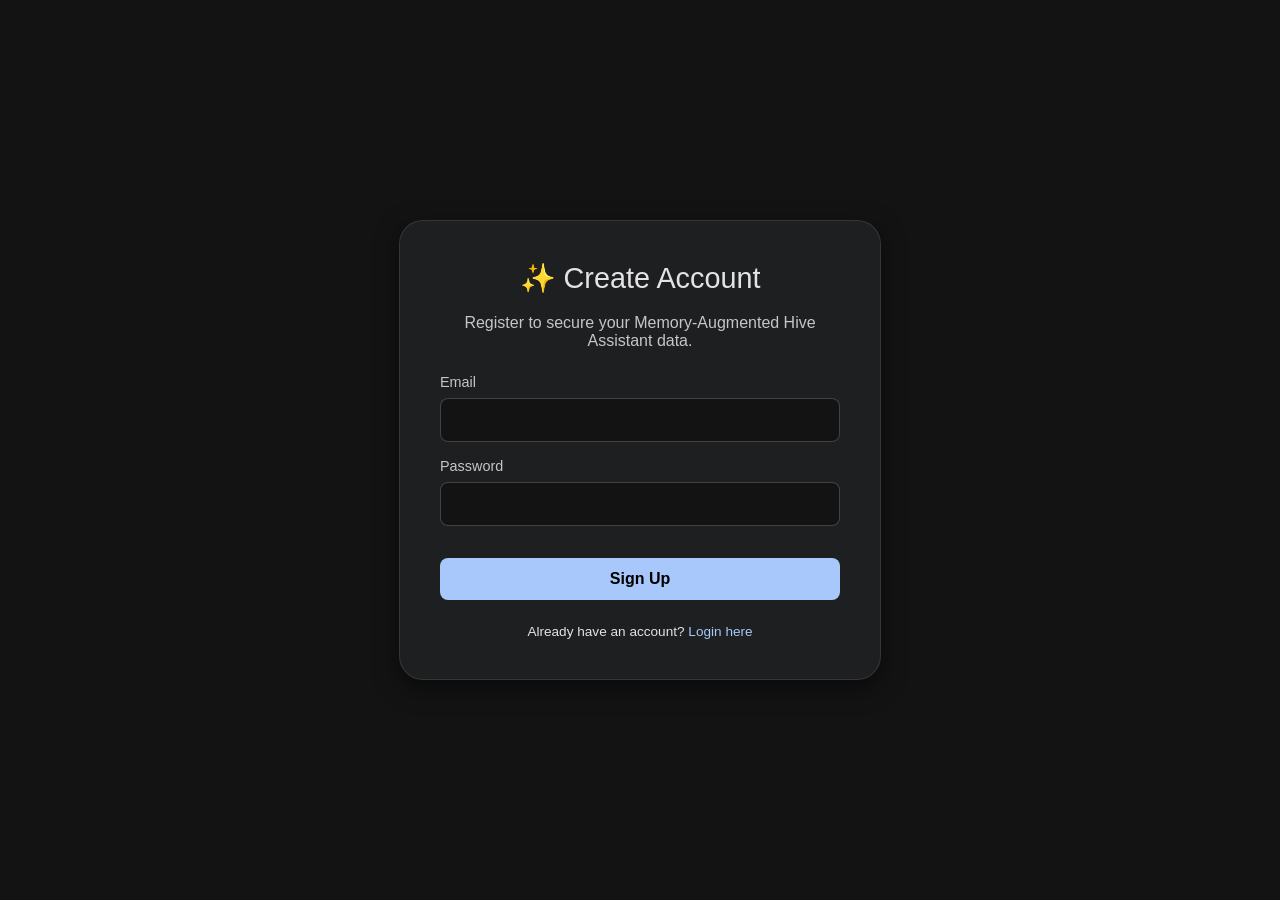
<file: public/signup.html>
<!DOCTYPE html>
<html lang="en">
<head>
    <meta charset="UTF-8">
    <meta name="viewport" content="width=device-width, initial-scale=1.0">
    <title>Hive AI - Sign Up</title>
    <style>
        :root {
            --bg-color: #131314;
            --surface-color: #1e1f20;
            --text-primary: #e3e3e3;
            --text-secondary: #c4c7c5;
            --accent-color: #a8c7fa;
            --error-color: #f28b82;
        }

        body {
            font-family: 'Segoe UI', Tahoma, Geneva, Verdana, sans-serif;
            background-color: var(--bg-color);
            color: var(--text-primary);
            margin: 0;
            display: flex;
            align-items: center;
            justify-content: center;
            height: 100vh;
        }

        .login-card {
            background-color: var(--surface-color);
            padding: 40px;
            border-radius: 24px;
            text-align: center;
            box-shadow: 0 8px 24px rgba(0,0,0,0.5);
            max-width: 400px;
            width: 100%;
            border: 1px solid rgba(255,255,255,0.1);
            position: relative;
        }

        .login-card h1 {
            margin-top: 0;
            font-size: 1.8rem;
            font-weight: 500;
        }

        .login-card p {
            color: var(--text-secondary);
            margin-bottom: 24px;
        }

        .input-group {
            margin-bottom: 16px;
            text-align: left;
        }

        .input-group label {
            display: block;
            margin-bottom: 8px;
            font-size: 0.9rem;
            color: var(--text-secondary);
        }

        .input-group input {
            width: 100%;
            padding: 12px 16px;
            background-color: #131314;
            border: 1px solid rgba(255,255,255,0.2);
            border-radius: 8px;
            color: white;
            font-size: 1rem;
            box-sizing: border-box;
            outline: none;
            transition: 0.2s;
        }

        .input-group input:focus {
            border-color: var(--accent-color);
        }

        .submit-btn {
            background-color: var(--accent-color);
            color: #000;
            border: none;
            padding: 12px;
            border-radius: 8px;
            font-size: 1rem;
            font-weight: 600;
            cursor: pointer;
            width: 100%;
            margin-top: 16px;
            transition: 0.2s;
        }

        .submit-btn:hover {
            background-color: #d3e3fd;
        }

        .error-msg {
            color: var(--error-color);
            font-size: 0.85rem;
            margin-top: 8px;
            display: none;
        }

        .footer-links {
            margin-top: 24px;
            font-size: 0.85rem;
        }
        
        .footer-links a {
            color: var(--accent-color);
            text-decoration: none;
        }
        .footer-links a:hover {
            text-decoration: underline;
        }

        .divider {
            margin: 24px 0;
            border-top: 1px solid rgba(255,255,255,0.1);
            position: relative;
        }

        .divider span {
            background: var(--surface-color);
            padding: 0 10px;
            position: absolute;
            top: -10px;
            left: 50%;
            transform: translateX(-50%);
            color: var(--text-secondary);
            font-size: 0.85rem;
        }
    </style>
</head>
<body>
    <div class="login-card">
        <h1>✨ Create Account</h1>
        <p>Register to secure your Memory-Augmented Hive Assistant data.</p>
        
        <div class="error-msg" id="errorMsg"></div>

        <form id="signupForm" onsubmit="handleSignup(event)">
            <div class="input-group">
                <label>Email</label>
                <input type="email" id="emailInput" required>
            </div>
            
            <div class="input-group">
                <label>Password</label>
                <input type="password" id="passwordInput" required>
            </div>

            <button type="submit" class="submit-btn" id="submitBtn">Sign Up</button>
        </form>

        <div class="footer-links">
            <span>Already have an account?</span> <a href="/login">Login here</a>
        </div>
    </div>

    <script>
        async function handleSignup(e) {
            e.preventDefault();
            
            const email = document.getElementById('emailInput').value;
            const password = document.getElementById('passwordInput').value;
            const btn = document.getElementById('submitBtn');
            const errorMsg = document.getElementById('errorMsg');
            
            errorMsg.style.display = 'none';
            btn.innerText = 'Creating Secure Environment...';
            btn.style.pointerEvents = 'none';

            try {
                const response = await fetch('/api/register', {
                    method: 'POST',
                    headers: { 'Content-Type': 'application/json' },
                    body: JSON.stringify({ email, password })
                });
                
                const data = await response.json();
                
                if (data.error) {
                    errorMsg.innerText = data.error;
                    errorMsg.style.display = 'block';
                    btn.innerText = 'Sign Up';
                    btn.style.pointerEvents = 'auto';
                } else {
                    // Success! Redirect to login
                    btn.innerText = 'Success! Redirecting...';
                    setTimeout(() => window.location.href = '/login', 1000);
                }
            } catch (err) {
                errorMsg.innerText = 'Network error. Make sure server is running.';
                errorMsg.style.display = 'block';
                btn.innerText = 'Sign Up';
                btn.style.pointerEvents = 'auto';
            }
        }
    </script>
</body>
</html>
</file>
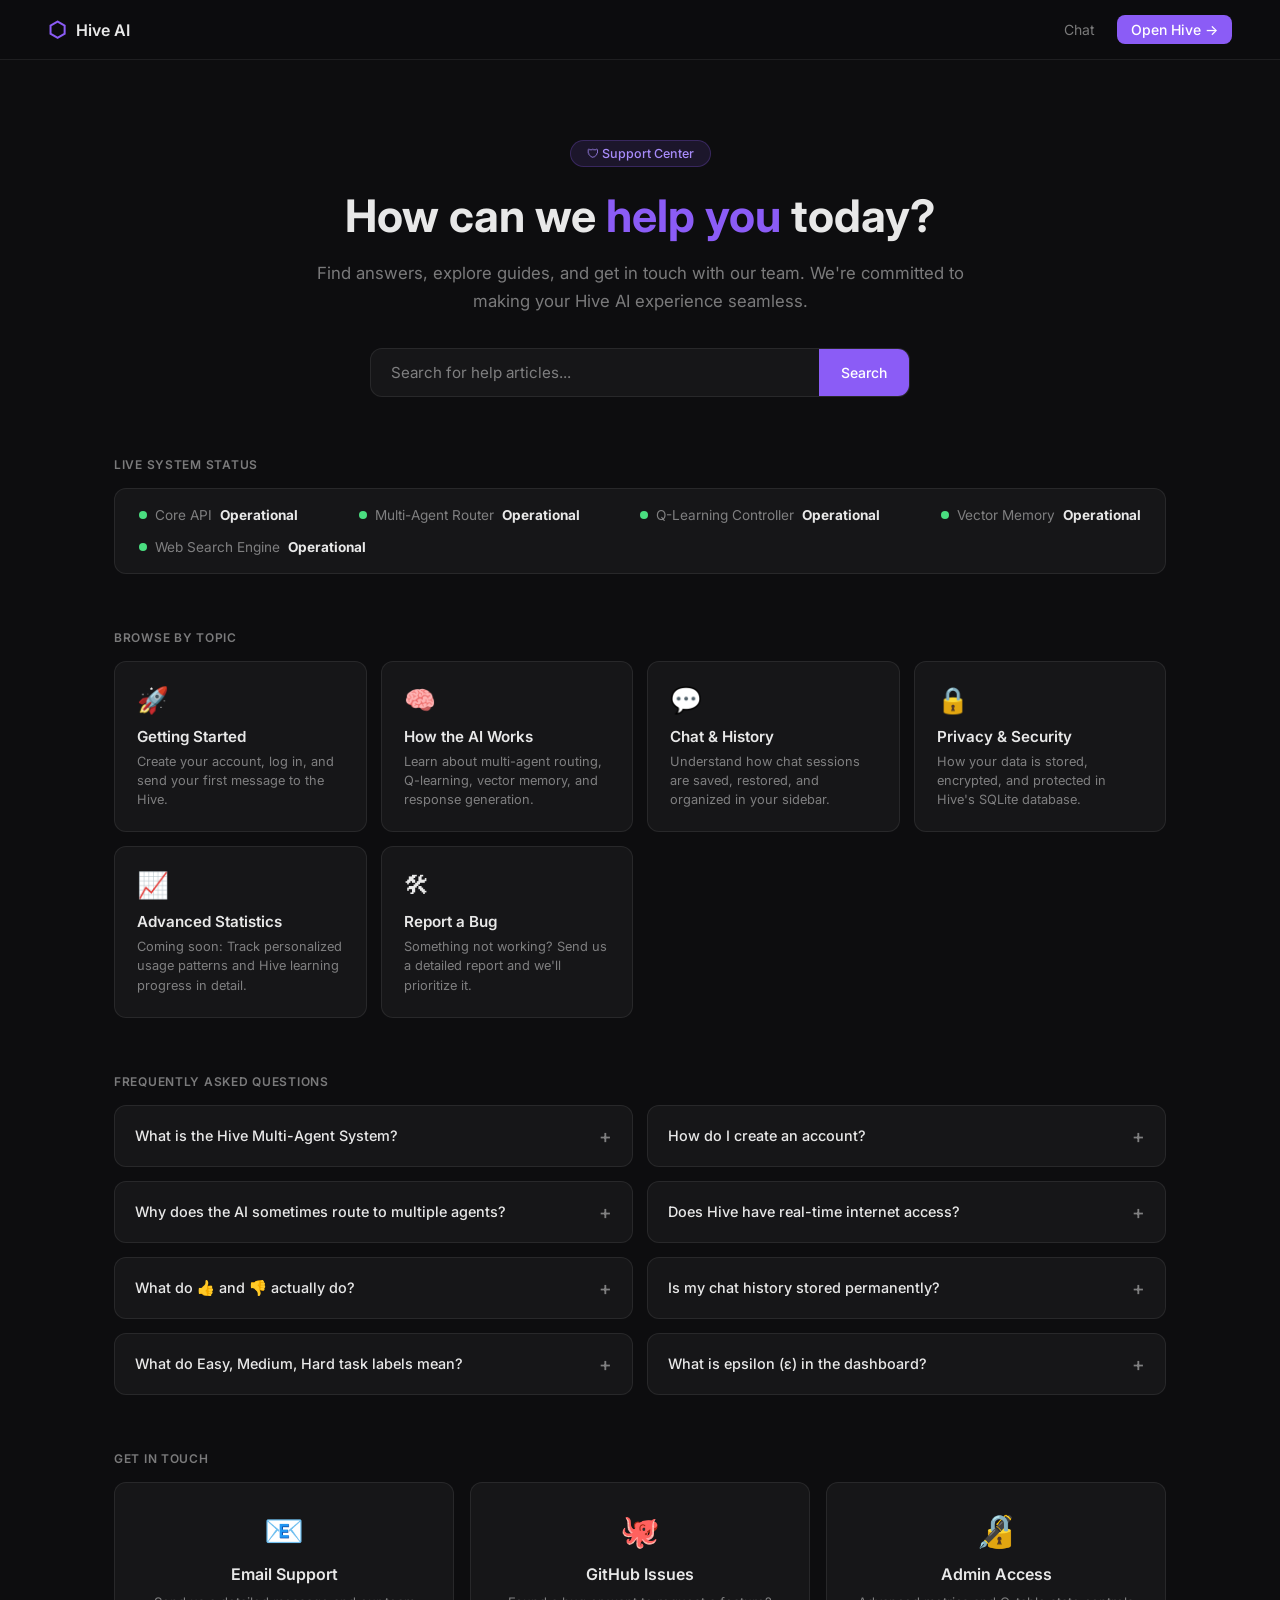
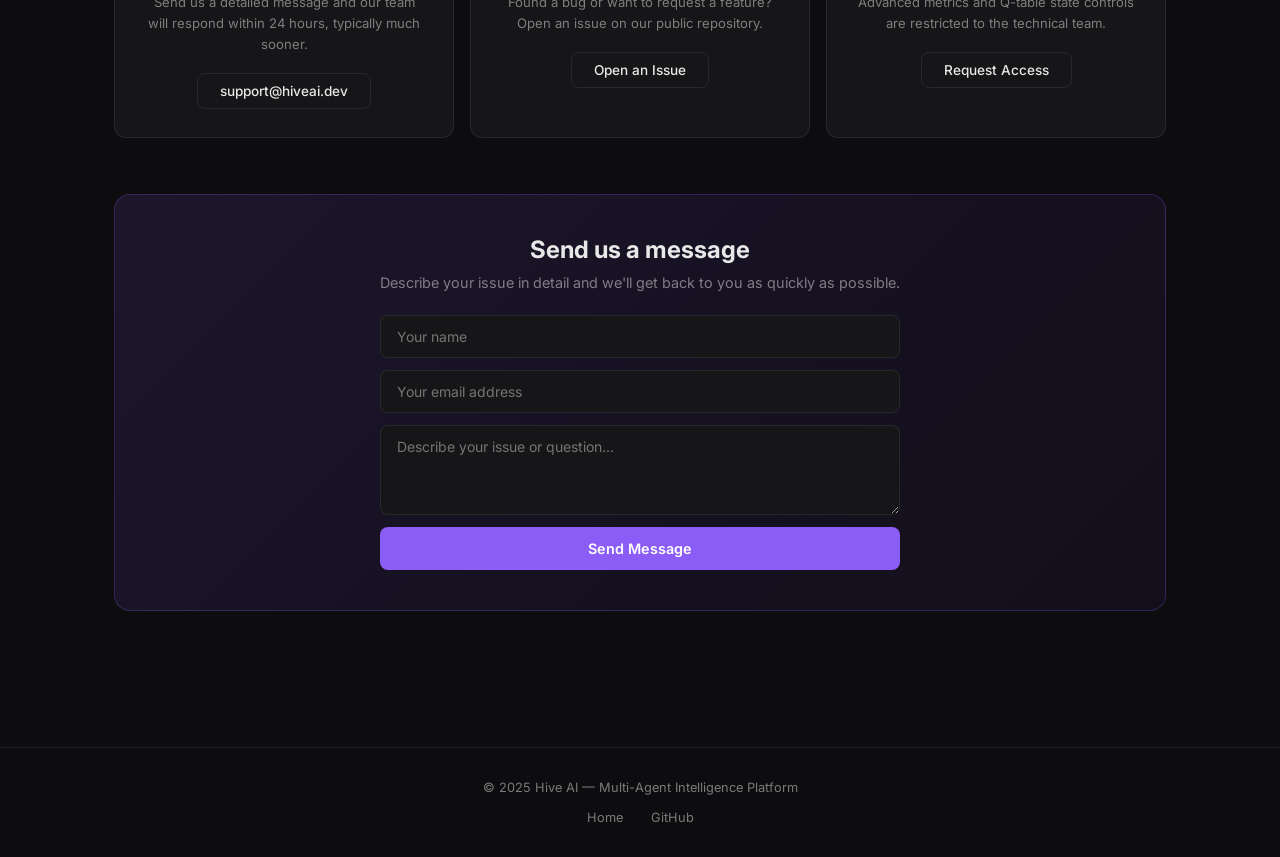
<file: public/support.html>
<!DOCTYPE html>
<html lang="en">
<head>
    <meta charset="UTF-8">
    <meta name="viewport" content="width=device-width, initial-scale=1.0">
    <title>Support — Hive AI</title>
    <meta name="description" content="Get help, explore documentation, and connect with the Hive AI support team.">
    <link rel="preconnect" href="https://fonts.googleapis.com">
    <link href="https://fonts.googleapis.com/css2?family=Inter:wght@300;400;500;600;700&display=swap" rel="stylesheet">
    <style>
        :root {
            --bg: #0d0d0f;
            --surface: #161618;
            --surface2: #1c1c1f;
            --border: rgba(255,255,255,0.08);
            --accent: #8b5cf6;
            --accent2: #6d28d9;
            --green: #4ade80;
            --yellow: #facc15;
            --red: #f87171;
            --blue: #60a5fa;
            --text: #e8e8e8;
            --muted: rgba(255,255,255,0.45);
        }
        * { margin: 0; padding: 0; box-sizing: border-box; }
        body { background: var(--bg); color: var(--text); font-family: 'Inter', sans-serif; min-height: 100vh; }

        /* Nav */
        nav {
            position: sticky; top: 0; z-index: 100;
            background: rgba(13,13,15,0.85);
            backdrop-filter: blur(16px);
            border-bottom: 1px solid var(--border);
            padding: 0 48px;
            height: 60px;
            display: flex; align-items: center; justify-content: space-between;
        }
        .nav-brand {
            display: flex; align-items: center; gap: 10px;
            font-size: 1rem; font-weight: 600;
        }
        .nav-brand .hex { color: var(--accent); font-size: 1.3rem; }
        .nav-links { display: flex; gap: 8px; align-items: center; }
        .nav-links a {
            color: var(--muted); text-decoration: none; font-size: 0.875rem;
            padding: 6px 14px; border-radius: 6px; transition: 0.2s;
        }
        .nav-links a:hover { color: var(--text); background: rgba(255,255,255,0.06); }
        .btn-primary {
            background: var(--accent); color: white !important;
            border-radius: 8px !important;
            font-weight: 500 !important;
        }
        .btn-primary:hover { background: var(--accent2) !important; opacity: 1 !important; }

        /* Hero */
        .hero {
            text-align: center;
            padding: 80px 24px 60px;
            max-width: 720px;
            margin: 0 auto;
        }
        .hero-badge {
            display: inline-flex; align-items: center; gap: 8px;
            background: rgba(139,92,246,0.12);
            border: 1px solid rgba(139,92,246,0.25);
            color: #a78bfa;
            border-radius: 99px;
            padding: 5px 16px;
            font-size: 0.78rem;
            font-weight: 500;
            margin-bottom: 24px;
        }
        .hero h1 { font-size: 2.8rem; font-weight: 700; line-height: 1.15; margin-bottom: 16px; }
        .hero h1 span { color: var(--accent); }
        .hero p { color: var(--muted); font-size: 1.05rem; line-height: 1.7; margin-bottom: 32px; }
        .search-bar {
            display: flex; gap: 0;
            background: var(--surface);
            border: 1px solid var(--border);
            border-radius: 12px;
            overflow: hidden;
            max-width: 540px;
            margin: 0 auto;
            transition: border-color 0.2s;
        }
        .search-bar:focus-within { border-color: var(--accent); }
        .search-bar input {
            flex: 1; padding: 14px 20px;
            background: none; border: none; outline: none;
            color: var(--text); font-size: 0.95rem; font-family: 'Inter', sans-serif;
        }
        .search-bar input::placeholder { color: var(--muted); }
        .search-bar button {
            padding: 14px 22px;
            background: var(--accent); border: none; cursor: pointer;
            color: white; font-weight: 500; font-size: 0.875rem;
            font-family: 'Inter', sans-serif;
            transition: 0.2s;
        }
        .search-bar button:hover { background: var(--accent2); }

        /* Quick Links */
        .container { max-width: 1100px; margin: 0 auto; padding: 0 24px 80px; }
        .section-label {
            font-size: 0.75rem; font-weight: 600; text-transform: uppercase;
            letter-spacing: 0.06em; color: var(--muted); margin-bottom: 16px;
        }
        .quick-cards {
            display: grid;
            grid-template-columns: repeat(auto-fit, minmax(220px, 1fr));
            gap: 14px; margin-bottom: 56px;
        }
        .quick-card {
            background: var(--surface);
            border: 1px solid var(--border);
            border-radius: 12px;
            padding: 22px;
            cursor: pointer;
            transition: 0.2s;
            text-decoration: none; color: var(--text);
            display: block;
        }
        .quick-card:hover { border-color: rgba(139,92,246,0.4); background: var(--surface2); transform: translateY(-1px); }
        .quick-card .icon { font-size: 1.6rem; margin-bottom: 12px; }
        .quick-card h3 { font-size: 0.95rem; font-weight: 600; margin-bottom: 6px; }
        .quick-card p { font-size: 0.8rem; color: var(--muted); line-height: 1.5; }

        /* Status */
        .status-bar {
            background: var(--surface);
            border: 1px solid var(--border);
            border-radius: 12px;
            padding: 18px 24px;
            display: flex; align-items: center; justify-content: space-between;
            margin-bottom: 56px;
            flex-wrap: wrap; gap: 16px;
        }
        .status-item { display: flex; align-items: center; gap: 8px; font-size: 0.85rem; }
        .status-dot {
            width: 8px; height: 8px; border-radius: 50%;
            animation: pulse2 2s ease-in-out infinite;
        }
        .dot-green { background: var(--green); }
        .dot-yellow { background: var(--yellow); }
        .dot-red { background: var(--red); }
        @keyframes pulse2 { 0%,100%{opacity:1;transform:scale(1)} 50%{opacity:0.6;transform:scale(0.85)} }
        .status-label { color: var(--muted); }

        /* FAQ */
        .faq-grid { display: grid; grid-template-columns: 1fr 1fr; gap: 14px; margin-bottom: 56px; }
        @media (max-width: 700px) { .faq-grid { grid-template-columns: 1fr; } }
        details {
            background: var(--surface);
            border: 1px solid var(--border);
            border-radius: 12px;
            overflow: hidden;
            transition: 0.2s;
        }
        details:hover { border-color: rgba(255,255,255,0.15); }
        details[open] { border-color: rgba(139,92,246,0.35); }
        summary {
            padding: 18px 20px;
            cursor: pointer;
            font-size: 0.9rem;
            font-weight: 500;
            list-style: none;
            display: flex; justify-content: space-between; align-items: center;
            user-select: none;
        }
        summary::-webkit-details-marker { display: none; }
        summary::after { content: '+'; font-size: 1.2rem; color: var(--muted); transition: 0.2s; }
        details[open] summary::after { content: '−'; color: var(--accent); }
        details .answer {
            padding: 0 20px 18px;
            font-size: 0.85rem;
            color: var(--muted);
            line-height: 1.7;
            border-top: 1px solid var(--border);
            padding-top: 14px;
            margin-top: 0;
        }

        /* Contact Cards */
        .contact-grid {
            display: grid;
            grid-template-columns: repeat(auto-fit, minmax(260px, 1fr));
            gap: 16px; margin-bottom: 56px;
        }
        .contact-card {
            background: var(--surface);
            border: 1px solid var(--border);
            border-radius: 12px;
            padding: 28px;
            text-align: center;
        }
        .contact-card .icon { font-size: 2rem; margin-bottom: 14px; }
        .contact-card h3 { font-size: 1rem; font-weight: 600; margin-bottom: 8px; }
        .contact-card p { font-size: 0.82rem; color: var(--muted); margin-bottom: 18px; line-height: 1.6; }
        .contact-card a {
            display: inline-block;
            padding: 9px 22px;
            border-radius: 8px;
            font-size: 0.85rem; font-weight: 500;
            text-decoration: none;
            transition: 0.2s;
        }
        .btn-outline {
            border: 1px solid var(--border);
            color: var(--text);
        }
        .btn-outline:hover { border-color: var(--accent); color: var(--accent); }
        .btn-filled { background: var(--accent); color: white; border: 1px solid transparent; }
        .btn-filled:hover { background: var(--accent2); }

        /* Live Chat Widget */
        .live-chat-section {
            background: linear-gradient(135deg, rgba(139,92,246,0.12) 0%, rgba(109,40,217,0.06) 100%);
            border: 1px solid rgba(139,92,246,0.25);
            border-radius: 16px;
            padding: 40px;
            text-align: center;
            margin-bottom: 56px;
        }
        .live-chat-section h2 { font-size: 1.5rem; font-weight: 700; margin-bottom: 10px; }
        .live-chat-section p { color: var(--muted); font-size: 0.9rem; margin-bottom: 24px; }
        .chat-form { max-width: 520px; margin: 0 auto; }
        .chat-form input, .chat-form textarea {
            width: 100%; padding: 12px 16px; margin-bottom: 12px;
            background: var(--surface);
            border: 1px solid var(--border);
            border-radius: 8px; color: var(--text);
            font-family: 'Inter', sans-serif; font-size: 0.875rem;
            outline: none; transition: border-color 0.2s;
            display: block;
        }
        .chat-form input:focus, .chat-form textarea:focus { border-color: var(--accent); }
        .chat-form textarea { resize: vertical; min-height: 90px; }
        .chat-form button {
            width: 100%; padding: 13px;
            background: var(--accent); color: white; border: none;
            border-radius: 8px; font-size: 0.9rem; font-weight: 600;
            font-family: 'Inter', sans-serif; cursor: pointer; transition: 0.2s;
        }
        .chat-form button:hover { background: var(--accent2); }
        #formSuccess {
            display: none; margin-top: 16px;
            background: rgba(74,222,128,0.1);
            border: 1px solid rgba(74,222,128,0.25);
            color: var(--green); border-radius: 8px;
            padding: 12px; font-size: 0.85rem;
        }

        /* Footer */
        footer {
            border-top: 1px solid var(--border);
            padding: 32px 48px;
            text-align: center;
            color: var(--muted);
            font-size: 0.8rem;
        }
        footer a { color: var(--muted); text-decoration: none; margin: 0 12px; }
        footer a:hover { color: var(--text); }
    </style>
</head>
<body>

<!-- Nav -->
<nav>
    <div class="nav-brand">
        <span class="hex">⬡</span> Hive AI
    </div>
    <div class="nav-links">
        <a href="/">Chat</a>
        <a href="/" class="btn-primary">Open Hive →</a>
    </div>
</nav>

<!-- Hero -->
<div class="hero">
    <div class="hero-badge">🛡 Support Center</div>
    <h1>How can we <span>help you</span> today?</h1>
    <p>Find answers, explore guides, and get in touch with our team. We're committed to making your Hive AI experience seamless.</p>
    <div class="search-bar">
        <input type="text" id="searchInput" placeholder="Search for help articles..." onkeypress="handleSearch(event)">
        <button onclick="handleSearch()">Search</button>
    </div>
</div>

<div class="container">

    <!-- System Status -->
    <div class="section-label">Live System Status</div>
    <div class="status-bar">
        <div class="status-item">
            <div class="status-dot dot-green"></div>
            <span class="status-label">Core API</span>
            <strong>Operational</strong>
        </div>
        <div class="status-item">
            <div class="status-dot dot-green"></div>
            <span class="status-label">Multi-Agent Router</span>
            <strong>Operational</strong>
        </div>
        <div class="status-item">
            <div class="status-dot dot-green"></div>
            <span class="status-label">Q-Learning Controller</span>
            <strong>Operational</strong>
        </div>
        <div class="status-item">
            <div class="status-dot dot-green"></div>
            <span class="status-label">Vector Memory</span>
            <strong>Operational</strong>
        </div>
        <div class="status-item">
            <div class="status-dot dot-green"></div>
            <span class="status-label">Web Search Engine</span>
            <strong>Operational</strong>
        </div>
    </div>

    <!-- Quick Links -->
    <div class="section-label">Browse by topic</div>
    <div class="quick-cards">
        <a class="quick-card" href="#faq">
            <div class="icon">🚀</div>
            <h3>Getting Started</h3>
            <p>Create your account, log in, and send your first message to the Hive.</p>
        </a>
        <a class="quick-card" href="#faq">
            <div class="icon">🧠</div>
            <h3>How the AI Works</h3>
            <p>Learn about multi-agent routing, Q-learning, vector memory, and response generation.</p>
        </a>
        <a class="quick-card" href="#faq">
            <div class="icon">💬</div>
            <h3>Chat & History</h3>
            <p>Understand how chat sessions are saved, restored, and organized in your sidebar.</p>
        </a>
        <a class="quick-card" href="#faq">
            <div class="icon">🔒</div>
            <h3>Privacy & Security</h3>
            <p>How your data is stored, encrypted, and protected in Hive's SQLite database.</p>
        </a>
        <a class="quick-card" href="#faq">
            <div class="icon">📈</div>
            <h3>Advanced Statistics</h3>
            <p>Coming soon: Track personalized usage patterns and Hive learning progress in detail.</p>
        </a>
        <a class="quick-card" href="#contact">
            <div class="icon">🛠</div>
            <h3>Report a Bug</h3>
            <p>Something not working? Send us a detailed report and we'll prioritize it.</p>
        </a>
    </div>

    <!-- FAQ -->
    <div class="section-label" id="faq">Frequently Asked Questions</div>
    <div class="faq-grid">
        <details>
            <summary>What is the Hive Multi-Agent System?</summary>
            <div class="answer">Hive is a production-grade AI assistant built on a multi-agent architecture. Instead of a single LLM processing everything, your query is routed to specialized expert nodes (Food, Business, Coding, Research) which work in parallel. Their outputs are merged by a Q-Learning-powered Decision Engine that continuously learns which agent performs best for each type of question.</div>
        </details>
        <details>
            <summary>How do I create an account?</summary>
            <div class="answer">Click "Sign Up" on the login page and enter your email and password. Your password is immediately hashed using bcrypt before being stored in our SQLite database — we never store plain-text passwords. After registration you'll be redirected to log in and instantly access the chat.</div>
        </details>
        <details>
            <summary>Why does the AI sometimes route to multiple agents?</summary>
            <div class="answer">The Router Planner computes a relevance score for each specialist node based on your query. If two or more nodes score above the activation threshold (0.15), they both process your question in parallel. The Decision Engine then compares their confidence scores (weighted by Q-values) and either picks the best or uses the LLM to merge them into a superior answer.</div>
        </details>
        <details>
            <summary>Does Hive have real-time internet access?</summary>
            <div class="answer">Yes! For queries containing keywords like "weather", "today", "news", "current", or "latest", Hive automatically triggers a DuckDuckGo web search, retrieves the top 3 results, and injects them directly into the ResearchNode's context before generating a response. This is why MAHA can tell you today's weather accurately.</div>
        </details>
        <details>
            <summary>What do 👍 and 👎 actually do?</summary>
            <div class="answer">They directly train the Hive's Q-Learning controller in real-time. A 👍 sends a reward signal of +1.0 to the Bellman equation, increasing the Q-value of the agent that answered you. A 👎 sends -0.5, decreasing it. Over time this updates which agent scores highest for each domain, making Hive progressively smarter for your specific usage patterns.</div>
        </details>
        <details>
            <summary>Is my chat history stored permanently?</summary>
            <div class="answer">Chat sessions are persisted in your browser's localStorage, so they survive page refreshes and tab closures. The Hive sidebar automatically restores all your previous conversations. Long-term vector memories (facts about you the AI learns) are stored in RAM for the current server session — SQLite persistence for memory is on the roadmap.</div>
        </details>
        <details>
            <summary>What do Easy, Medium, Hard task labels mean?</summary>
            <div class="answer">Every interaction is classified by token consumption. ≤300 tokens = Easy (quick factual questions), 301–700 = Medium (multi-step reasoning), >700 = Hard (complex code generation, long-form synthesis). Future updates will include a live breakdown of these stats.</div>
        </details>
        <details>
            <summary>What is epsilon (ε) in the dashboard?</summary>
            <div class="answer">Epsilon controls the Exploration vs. Exploitation trade-off in Q-Learning. At ε=0.3 (start), there's a 30% chance the Hive randomly tests different agents instead of always picking the best-known one — this helps it discover which agents work well for new query types. Over thousands of interactions, ε decays toward 0.05 (mostly exploitation).</div>
        </details>
    </div>

    <!-- Contact -->
    <div class="section-label" id="contact">Get in touch</div>
    <div class="contact-grid">
        <div class="contact-card">
            <div class="icon">📧</div>
            <h3>Email Support</h3>
            <p>Send us a detailed message and our team will respond within 24 hours, typically much sooner.</p>
            <a href="mailto:support@hiveai.dev" class="btn-outline">support@hiveai.dev</a>
        </div>
        <div class="contact-card">
            <div class="icon">🐙</div>
            <h3>GitHub Issues</h3>
            <p>Found a bug or want to request a feature? Open an issue on our public repository.</p>
            <a href="https://github.com/R0hanG0yal/multi_agent_hive_system/issues" target="_blank" class="btn-outline">Open an Issue</a>
        </div>
        <div class="contact-card">
            <div class="icon">🔏</div>
            <h3>Admin Access</h3>
            <p>Advanced metrics and Q-table state controls are restricted to the technical team.</p>
            <a href="#contact" class="btn-outline">Request Access</a>
        </div>
    </div>

    <!-- Message Form -->
    <div class="live-chat-section">
        <h2>Send us a message</h2>
        <p>Describe your issue in detail and we'll get back to you as quickly as possible.</p>
        <div class="chat-form">
            <input type="text" id="contactName" placeholder="Your name">
            <input type="email" id="contactEmail" placeholder="Your email address">
            <textarea id="contactMsg" placeholder="Describe your issue or question..."></textarea>
            <button onclick="submitForm()">Send Message</button>
        </div>
        <div id="formSuccess">✓ Message received! We'll be in touch within 24 hours.</div>
    </div>

</div>

<footer>
    <p>© 2025 Hive AI — Multi-Agent Intelligence Platform</p>
    <br>
    <a href="/">Home</a>
    <a href="https://github.com/R0hanG0yal/multi_agent_hive_system" target="_blank">GitHub</a>
</footer>

<script>
    function handleSearch(e) {
        if (e && e.type === 'keypress' && e.key !== 'Enter') return;
        const q = document.getElementById('searchInput').value.trim().toLowerCase();
        if (!q) return;
        // Scroll to FAQ section as basic search behavior
        document.getElementById('faq').scrollIntoView({ behavior: 'smooth' });
        // Expand relevant FAQ items
        document.querySelectorAll('details').forEach(d => {
            if (d.querySelector('summary').innerText.toLowerCase().includes(q) ||
                d.querySelector('.answer').innerText.toLowerCase().includes(q)) {
                d.open = true;
                d.scrollIntoView({ behavior: 'smooth', block: 'center' });
            }
        });
    }

    function submitForm() {
        const name  = document.getElementById('contactName').value.trim();
        const email = document.getElementById('contactEmail').value.trim();
        const msg   = document.getElementById('contactMsg').value.trim();
        if (!name || !email || !msg) {
            alert('Please fill in all fields before sending.');
            return;
        }
        // Simulate form submission
        document.getElementById('formSuccess').style.display = 'block';
        document.getElementById('contactName').value = '';
        document.getElementById('contactEmail').value = '';
        document.getElementById('contactMsg').value = '';
    }
</script>
</body>
</html>
</file>
